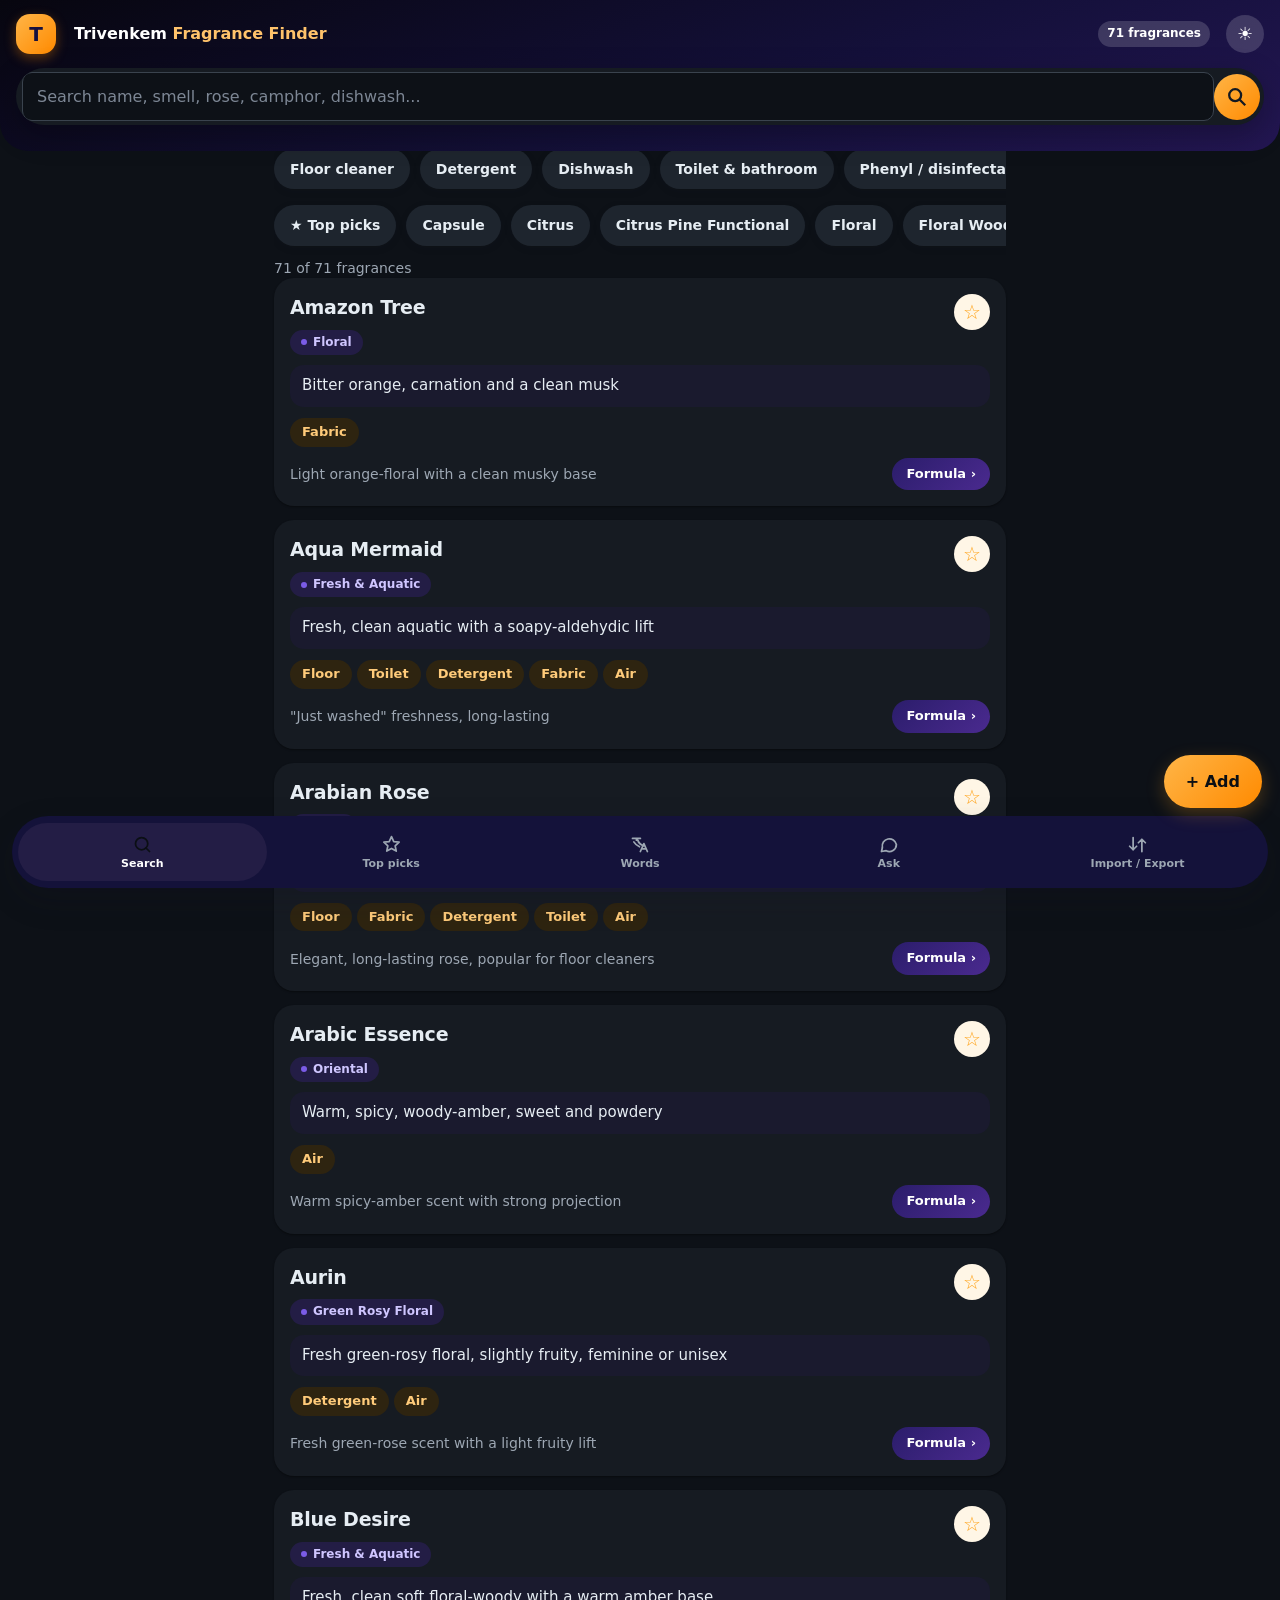
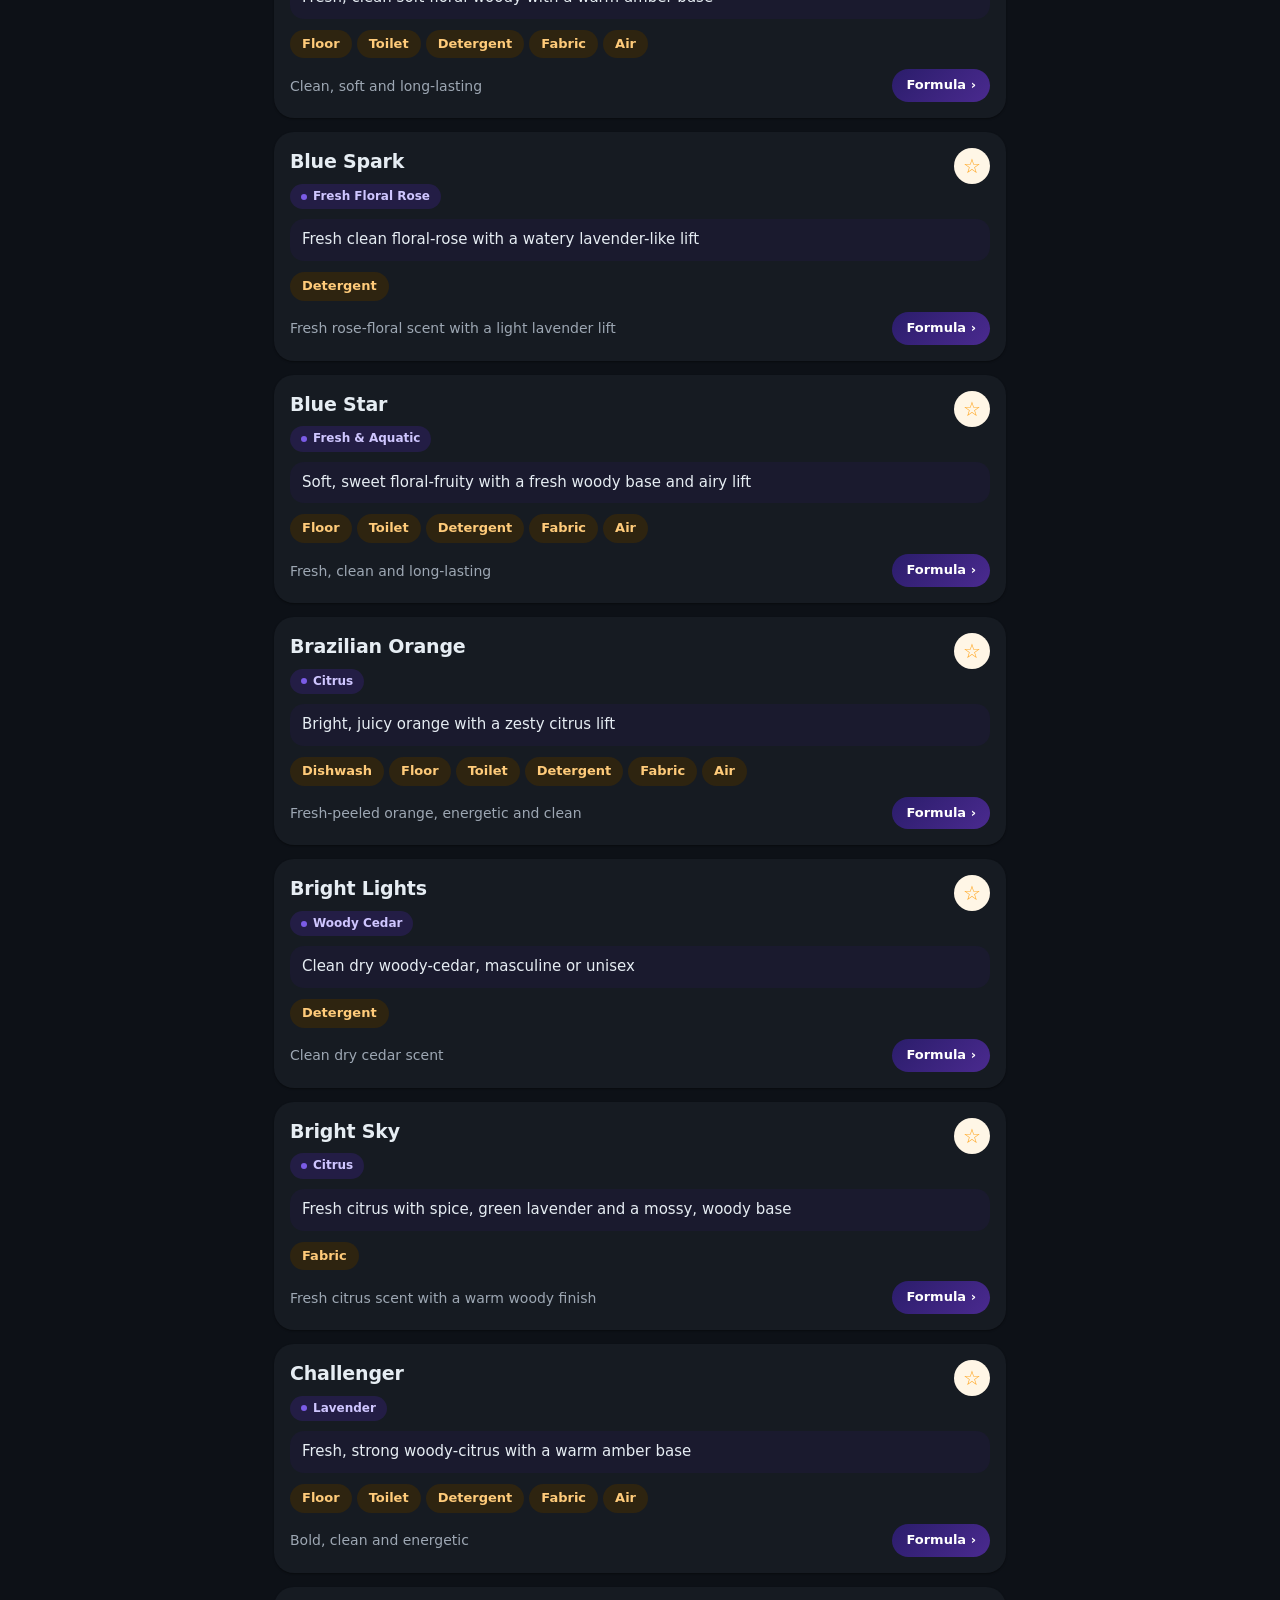
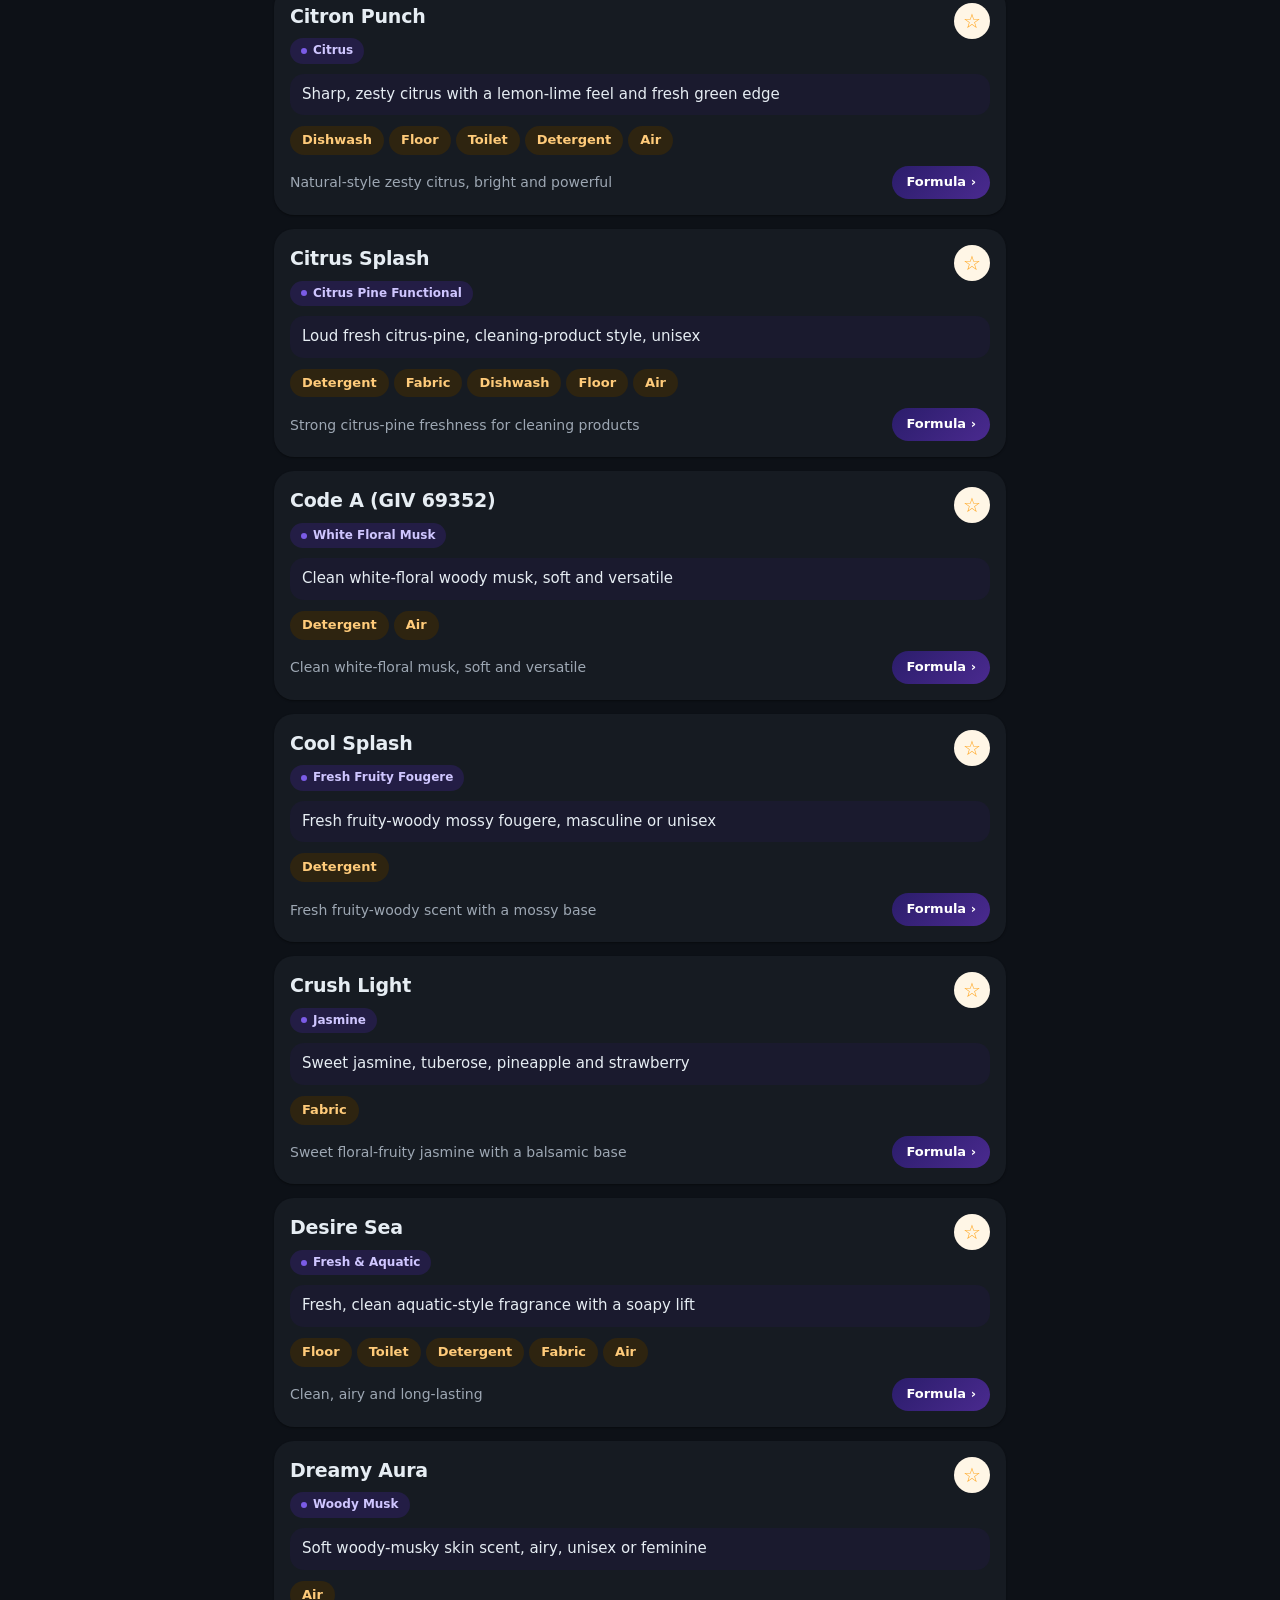
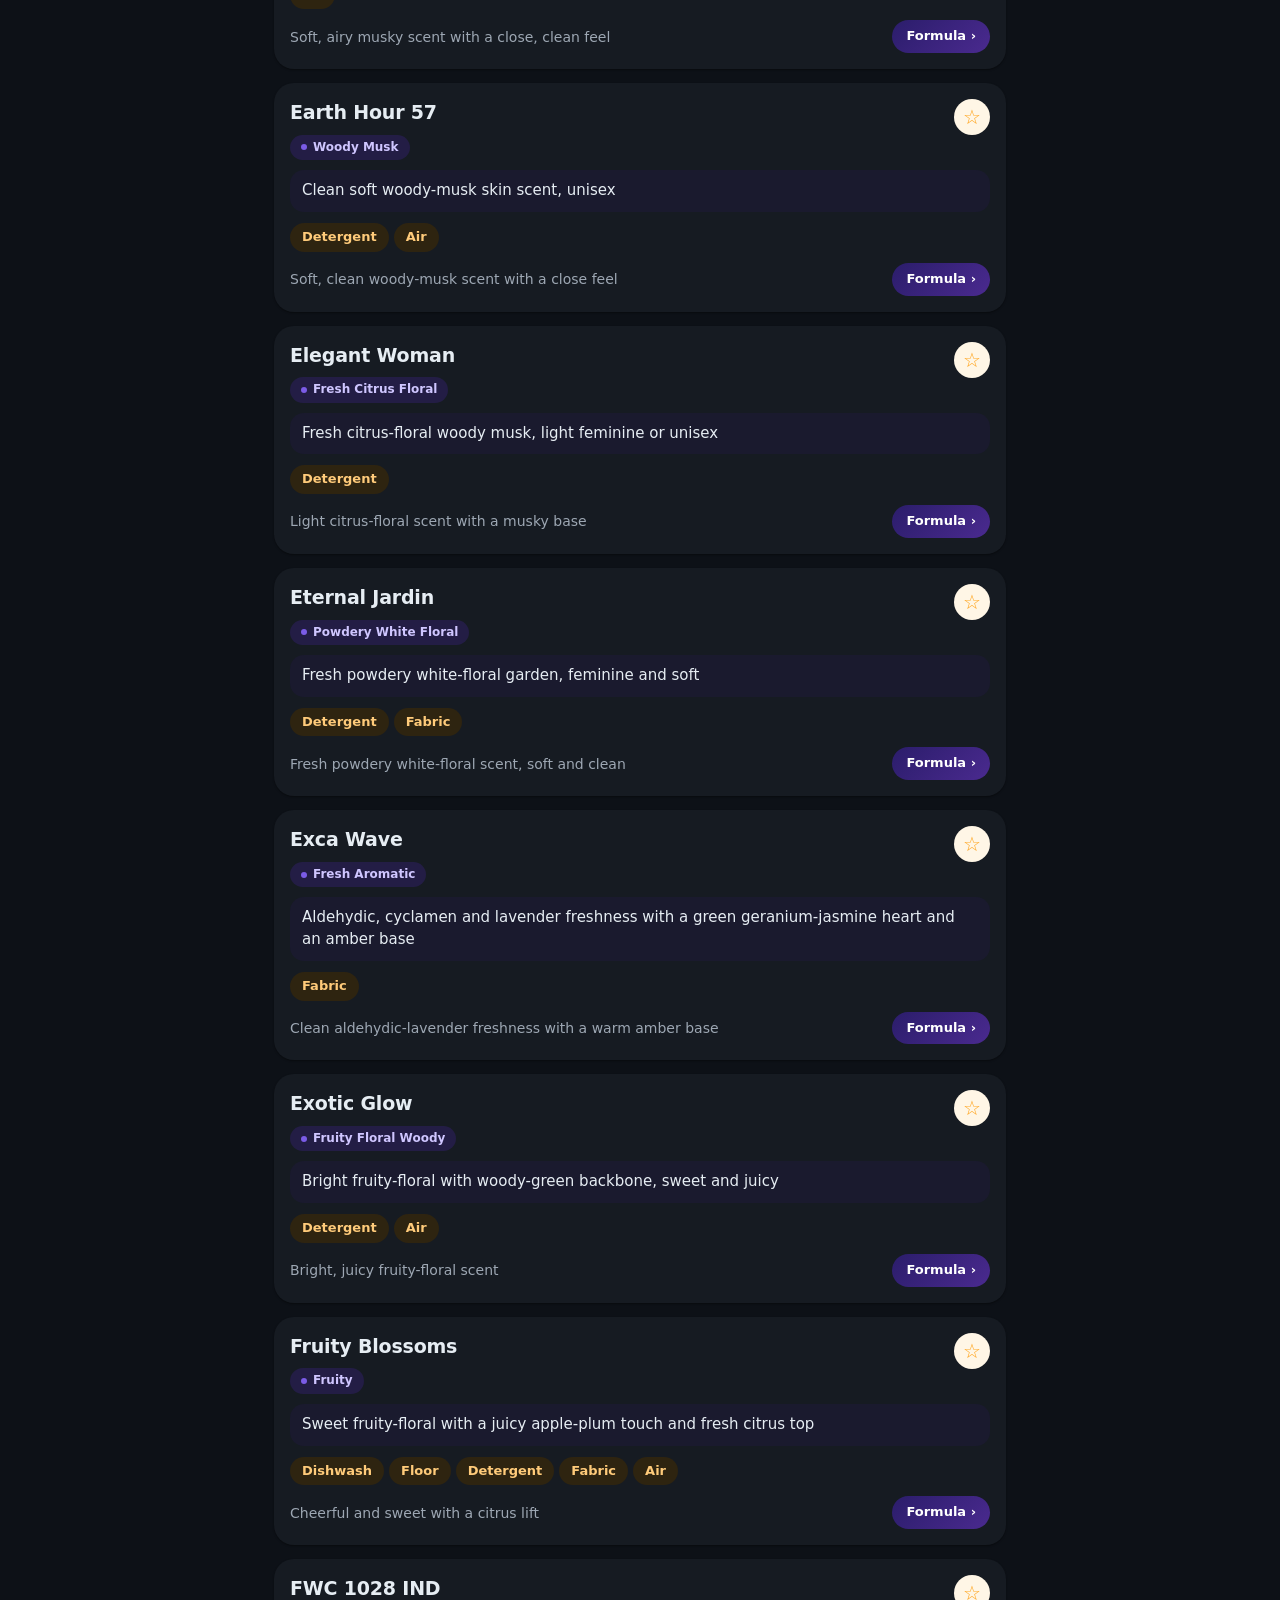
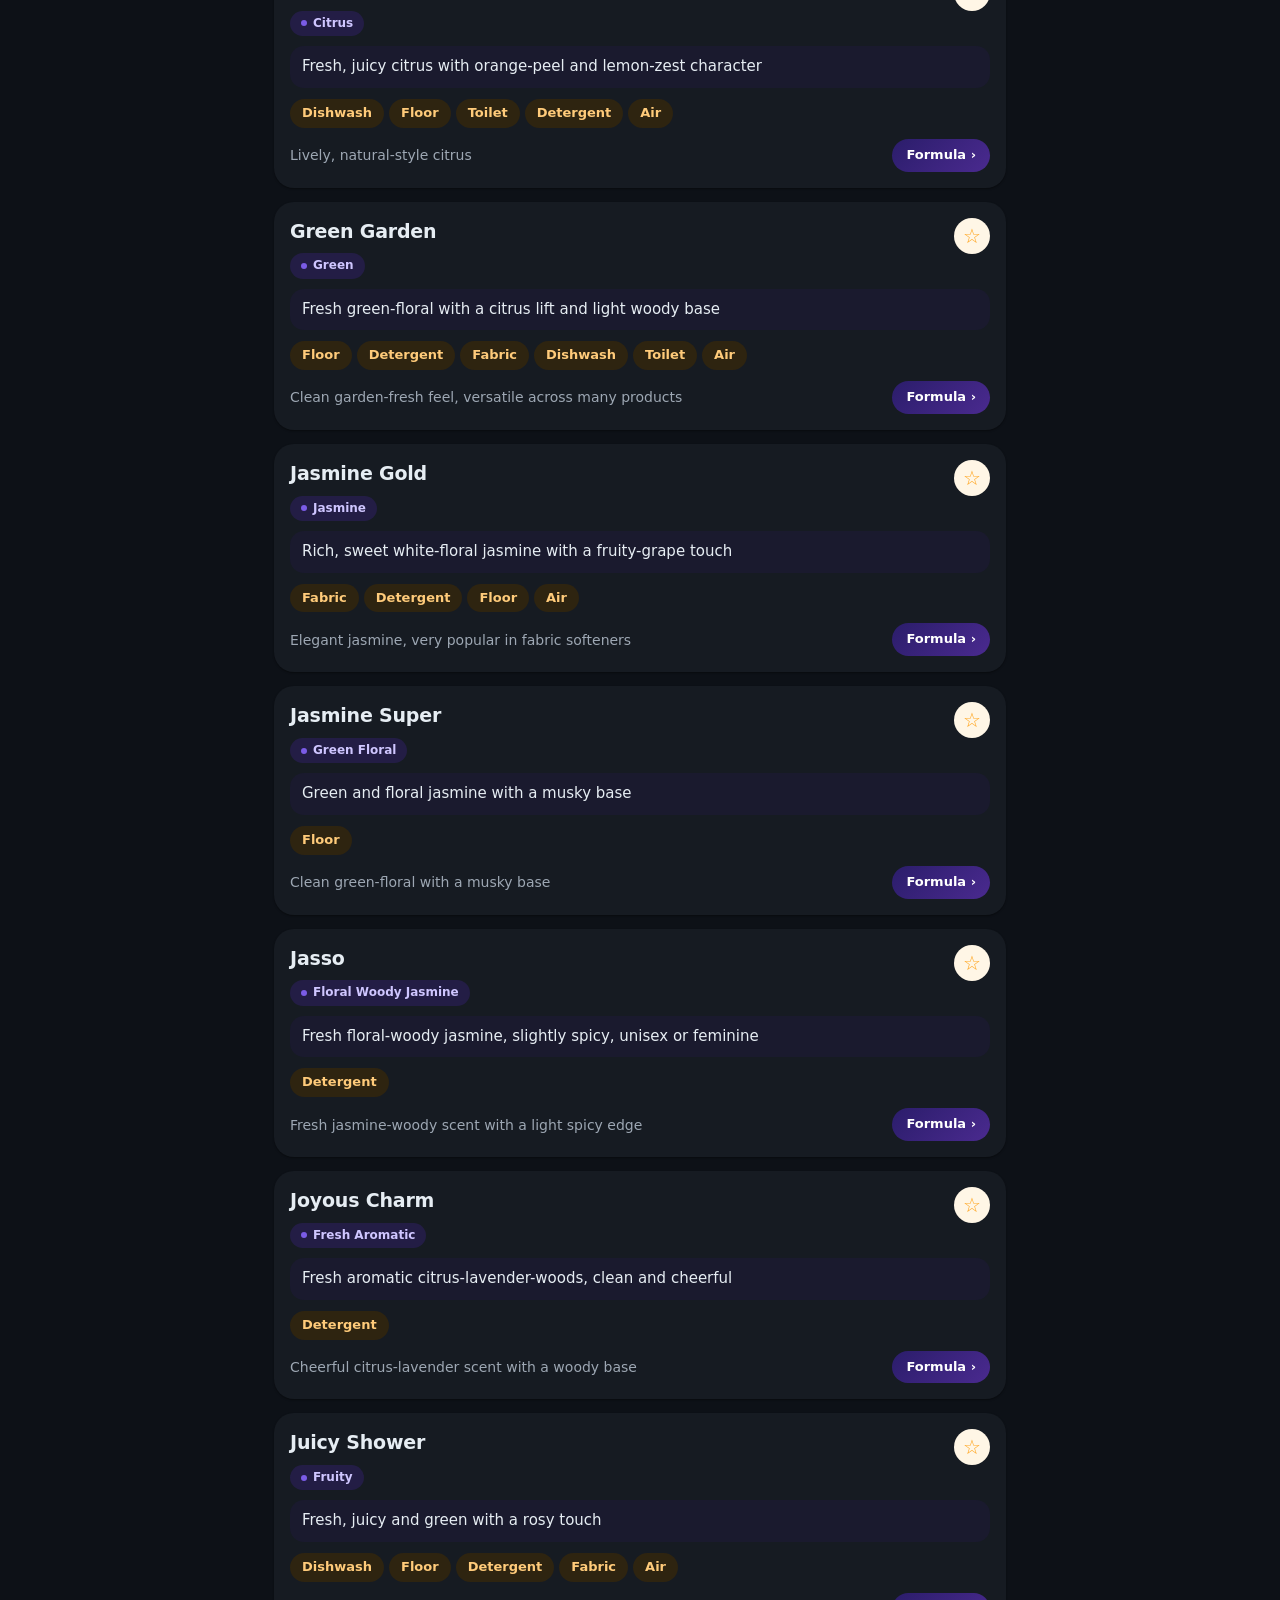
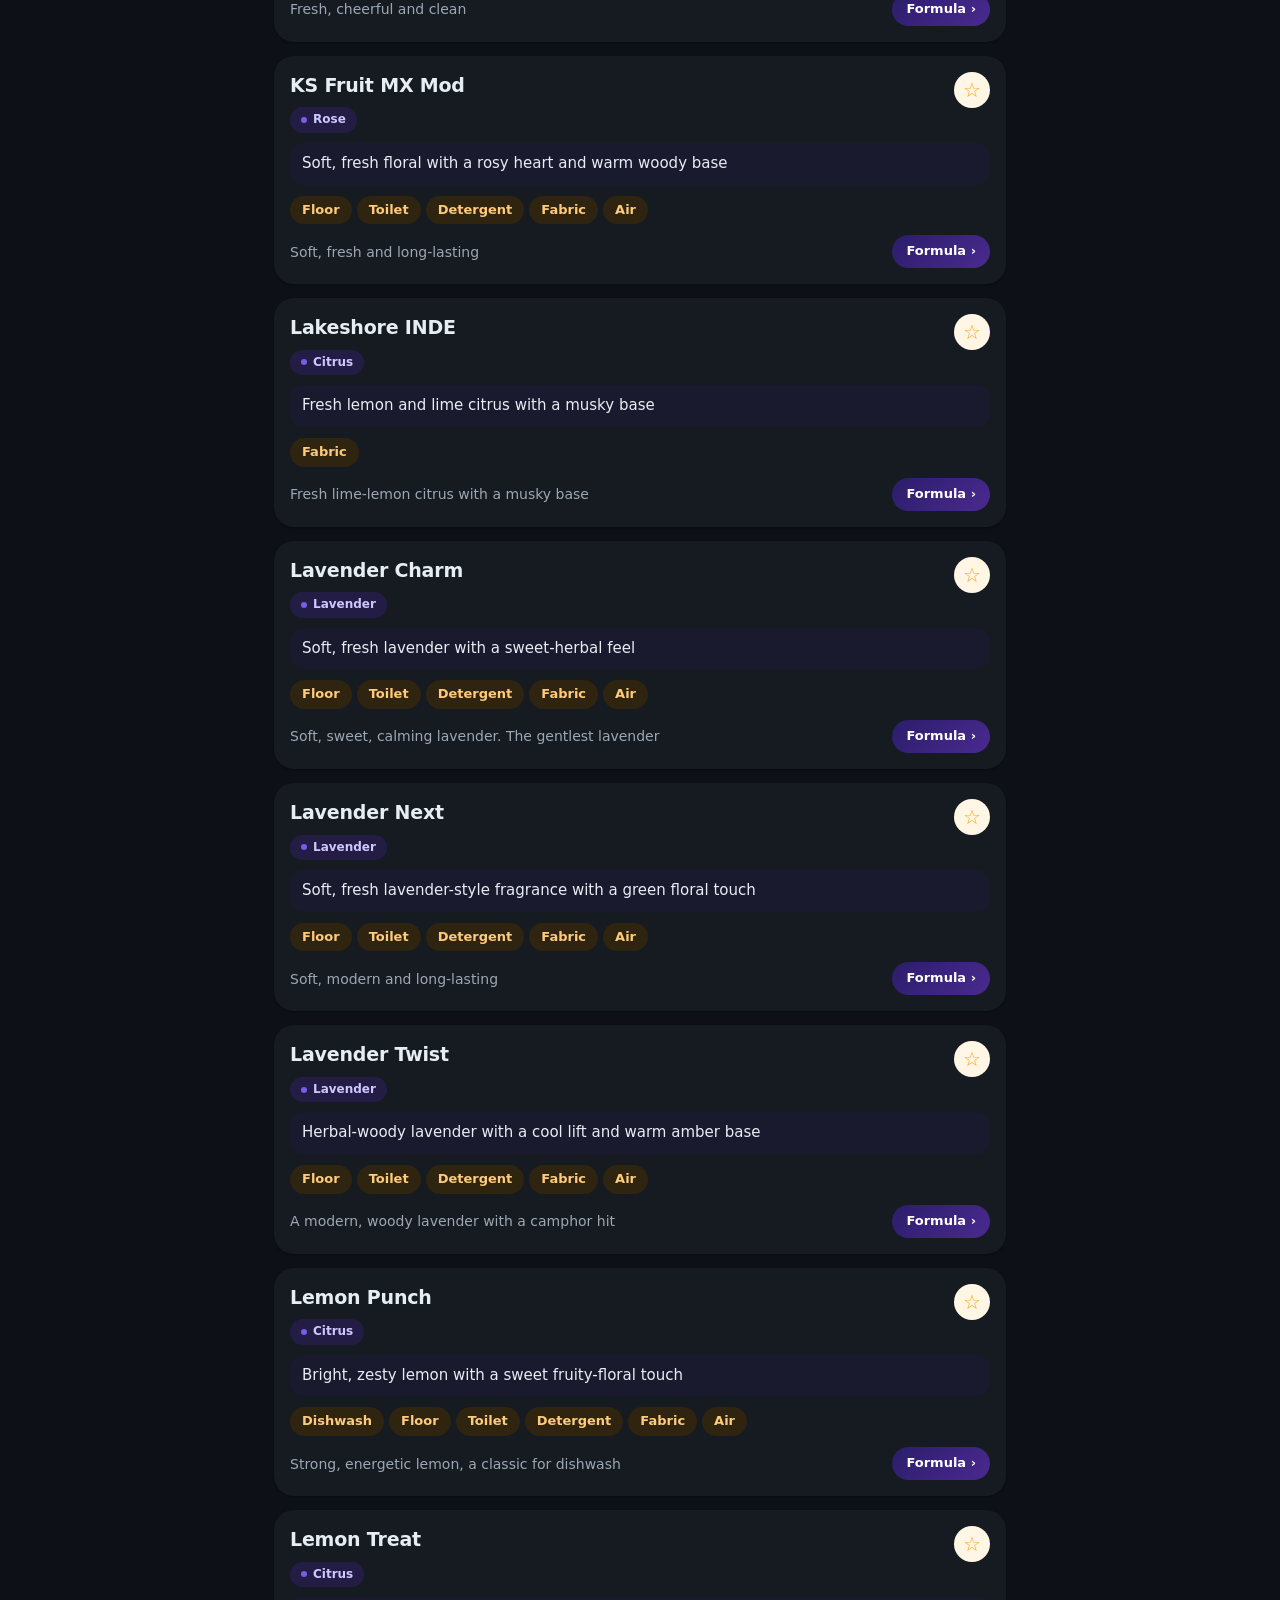
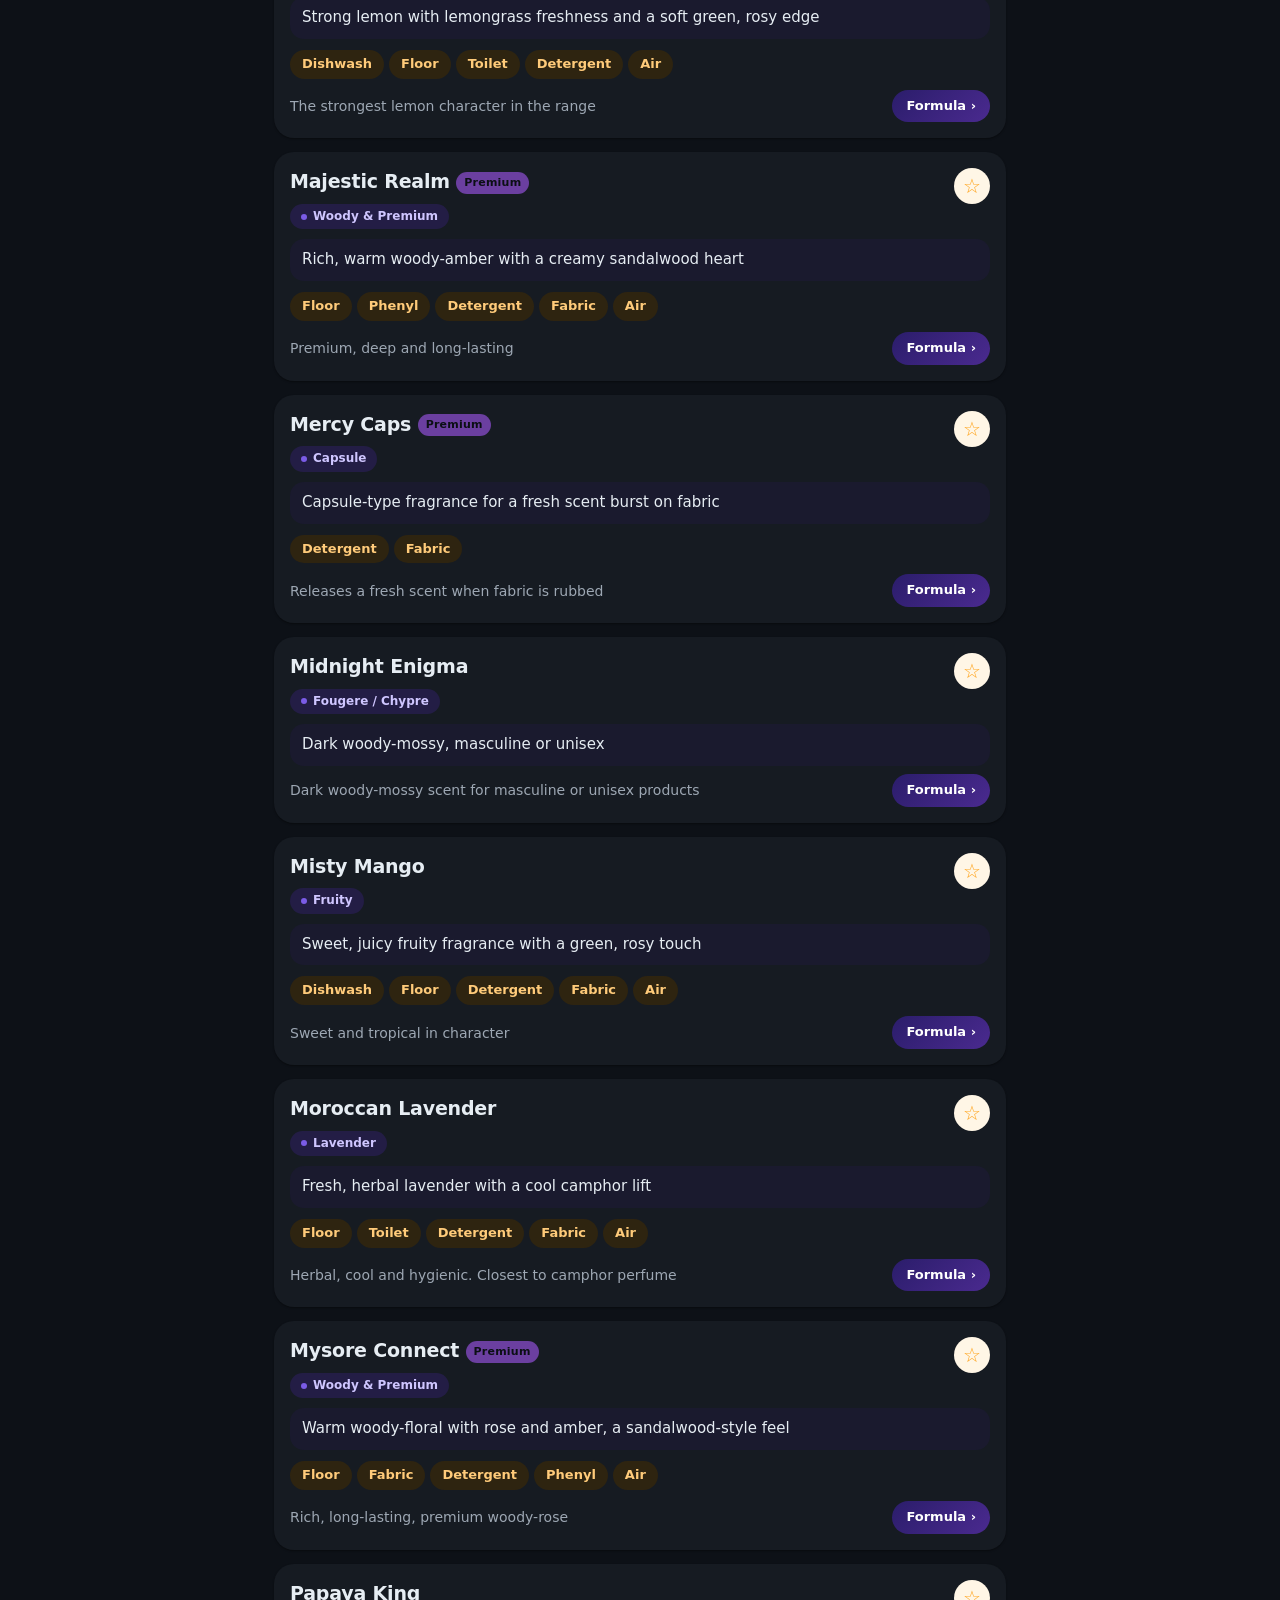
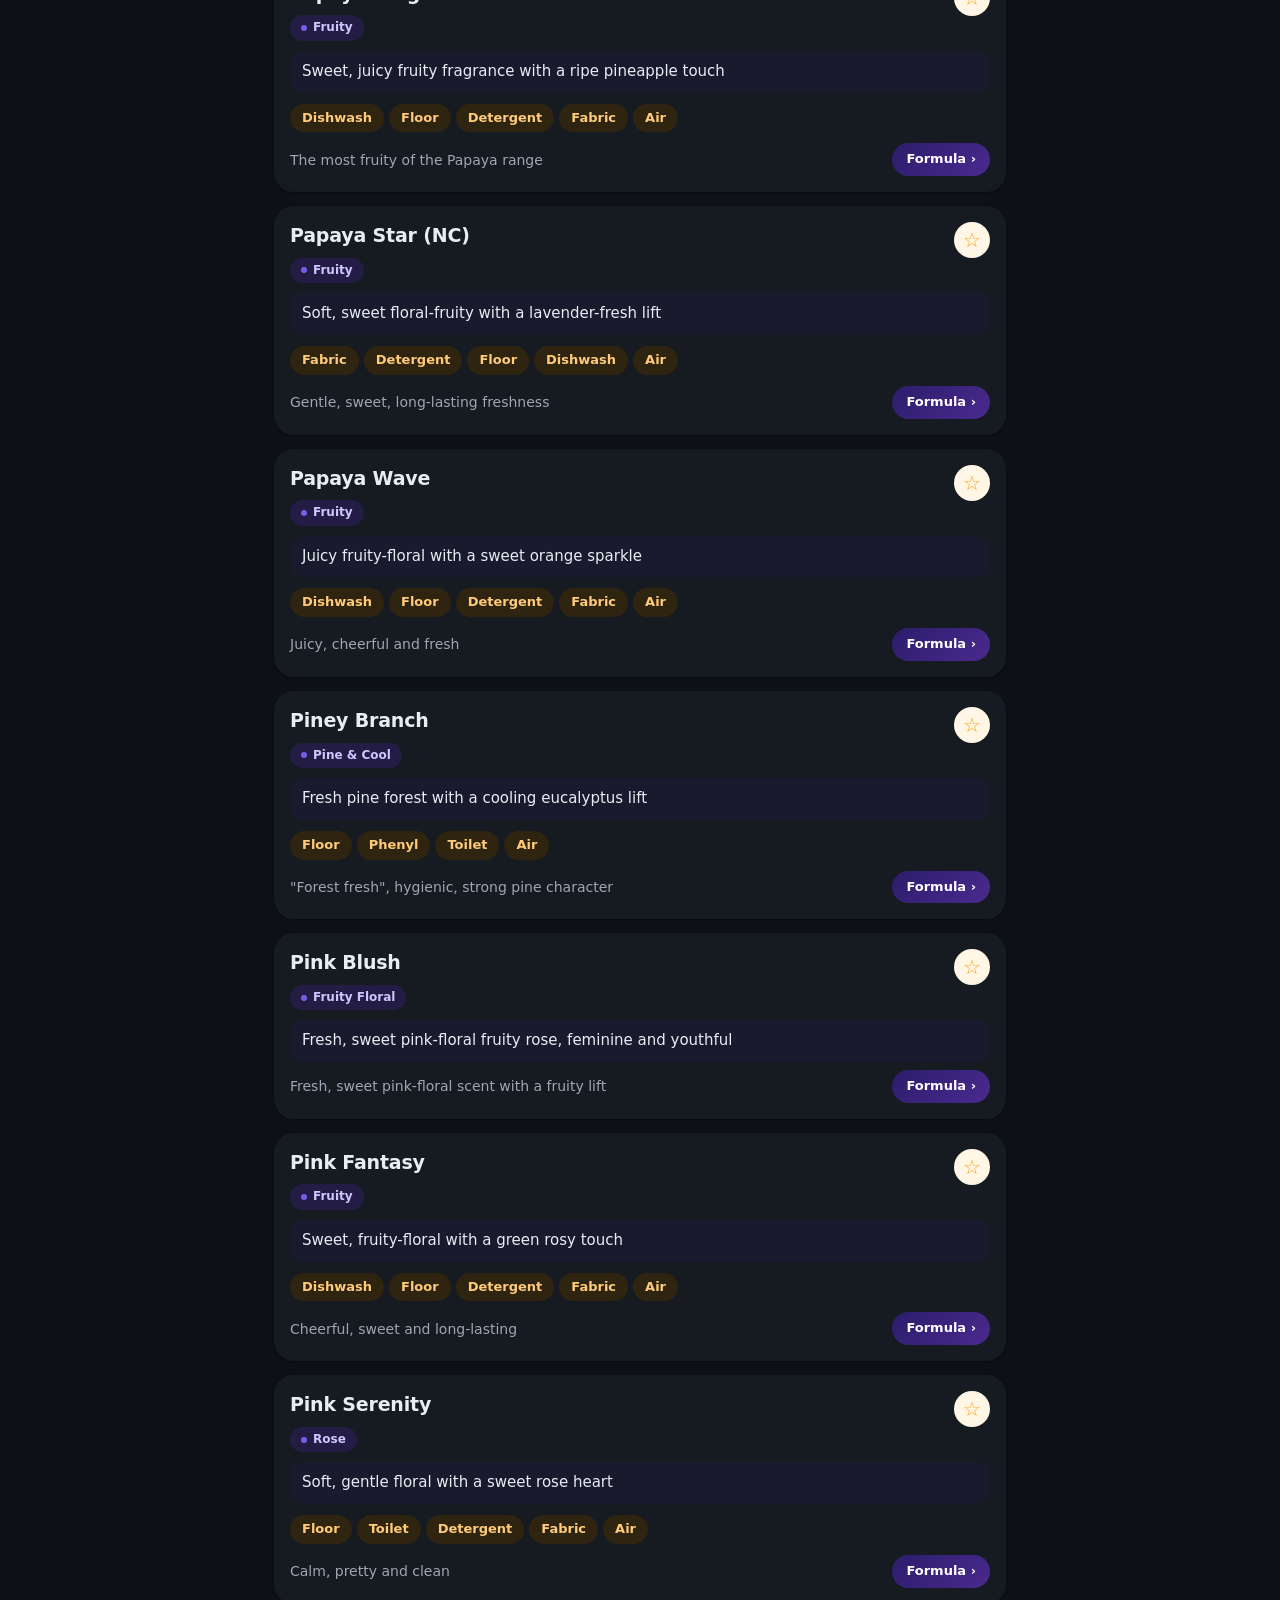
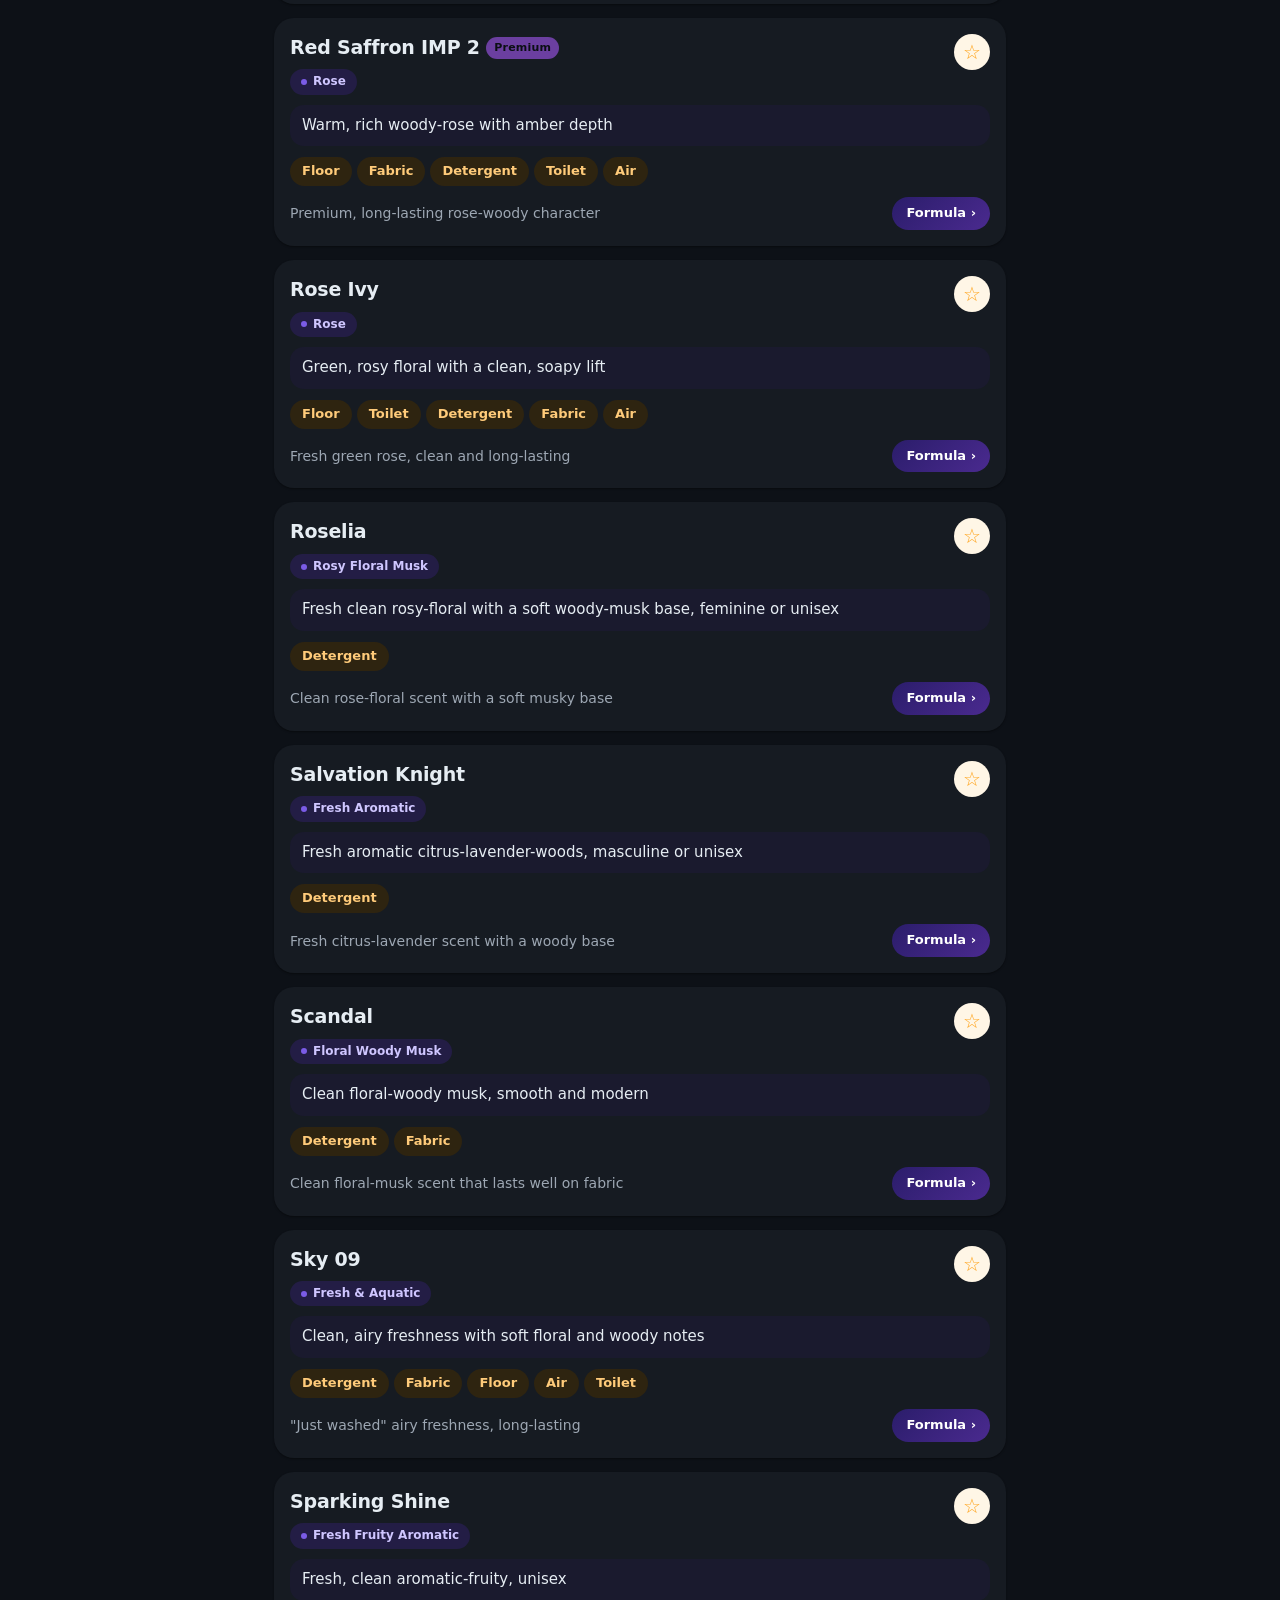
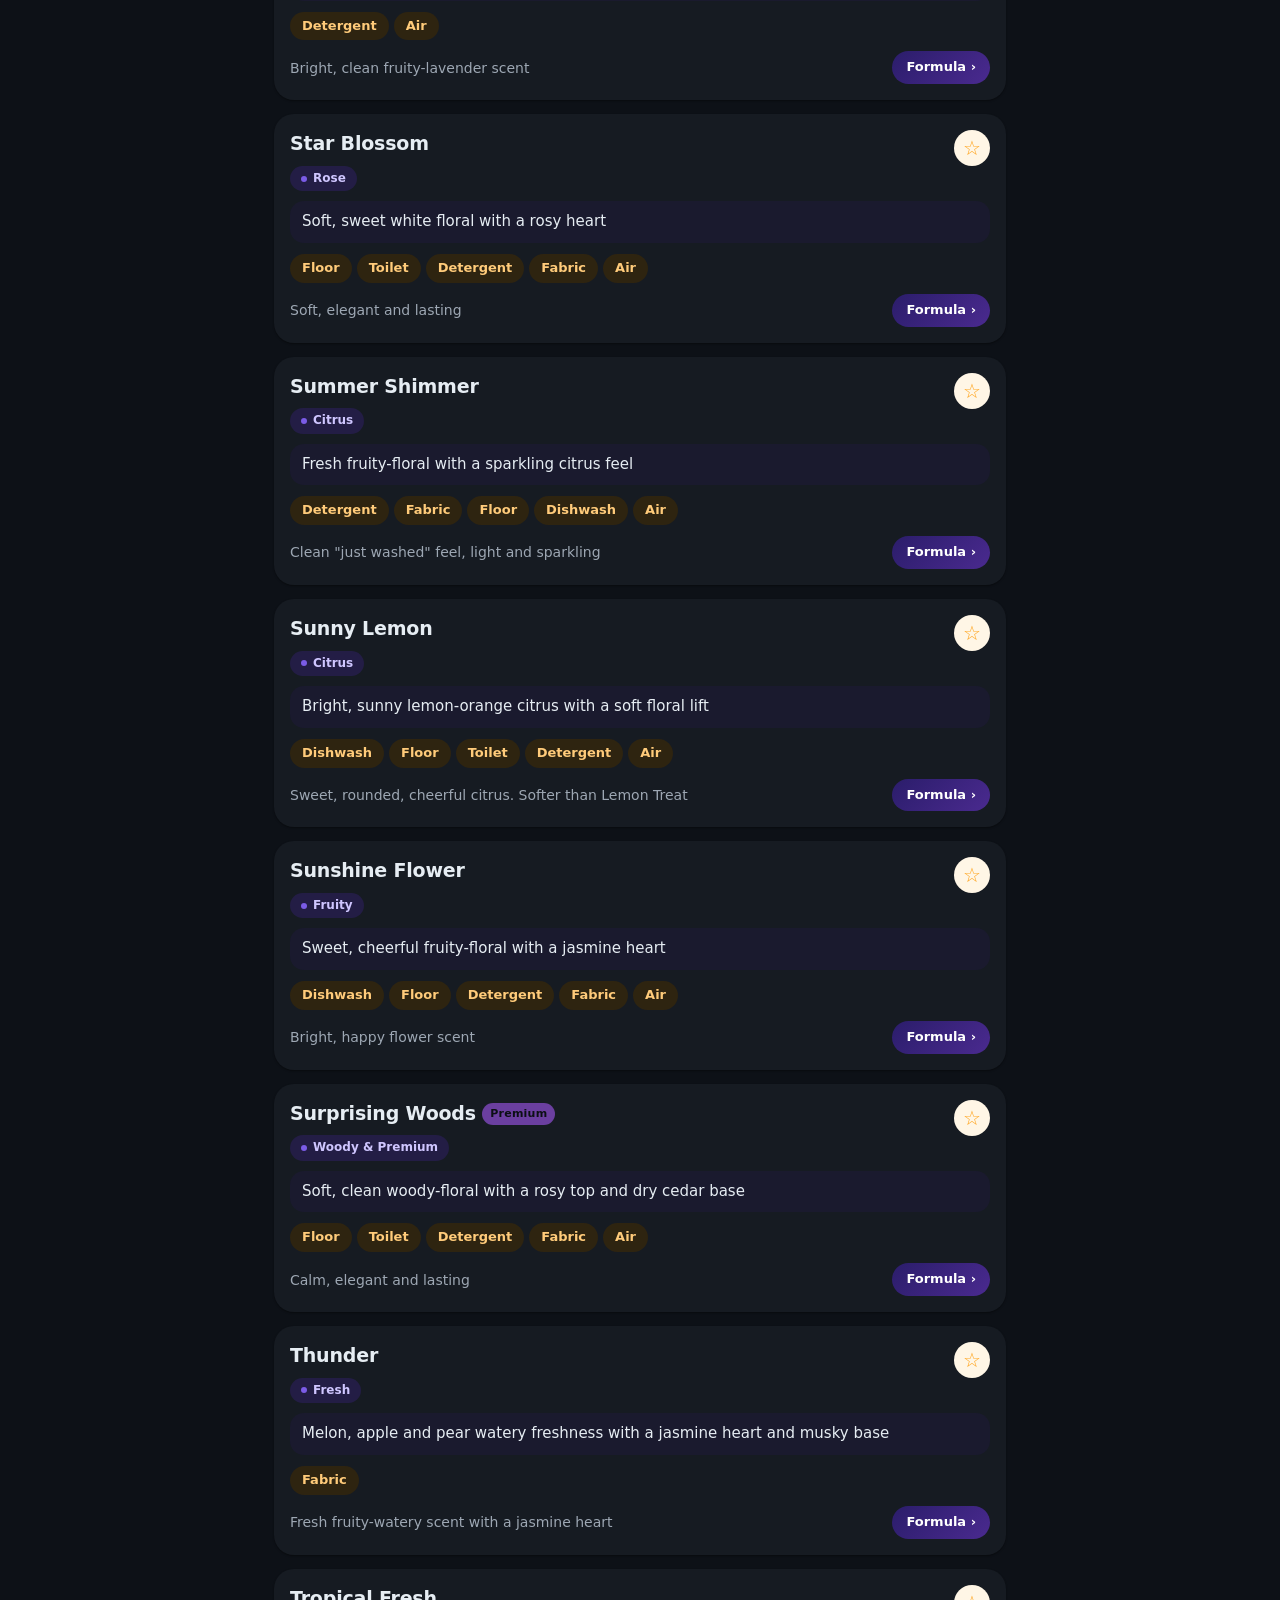
<file: index.html>
<!DOCTYPE html>
<html lang="en"><head><meta charset="utf-8">
<meta name="viewport" content="width=device-width,initial-scale=1,viewport-fit=cover">
<meta name="theme-color" content="#131921">
<title>Fragrance Finder - Trivenkem Agencies</title>
<link rel="manifest" href="manifest.json"><link rel="icon" href="icon-192.png"><link rel="apple-touch-icon" href="icon-192.png">
<script>(function(){var s=null;try{s=localStorage.getItem("trv_theme")}catch(e){}var d=s?s==="dark":(new Date().getHours()<7||new Date().getHours()>=19);document.documentElement.setAttribute("data-theme",d?"dark":"light")})()</script>
<link rel="stylesheet" href="style.css"></head>
<body>
<header>
 <div class="brand"><span class="logo">T</span><span class="ttl">Trivenkem <b>Fragrance Finder</b></span><small id="cnt"></small><button id="th" class="thbtn" aria-label="Switch light or dark" title="Light / dark">&#9790;</button></div>
 <div class="sb"><input id="q" type="search" placeholder="Search name, smell, rose, camphor, dishwash..." autocomplete="off" autocapitalize="off" spellcheck="false"><button class="x" id="clr" aria-label="Clear" hidden>&times;</button><button class="go" aria-label="Search"><svg width="22" height="22" viewBox="0 0 24 24" fill="none" stroke="#131921" stroke-width="2.5"><circle cx="10" cy="10" r="6.5"/><path d="M15 15l6 6"/></svg></button></div>
</header>
<nav id="nav"><a href="#/" data-t="home"><svg viewBox="0 0 24 24" width="22" height="22" fill="none" stroke="currentColor" stroke-width="2" stroke-linecap="round" stroke-linejoin="round" aria-hidden="true"><circle cx="11" cy="11" r="7"/><path d="M20 20l-4-4"/></svg><span>Search</span></a><a href="#/top" data-t="top"><svg viewBox="0 0 24 24" width="22" height="22" fill="none" stroke="currentColor" stroke-width="2" stroke-linecap="round" stroke-linejoin="round" aria-hidden="true"><path d="M12 3l2.6 5.6 6.1.7-4.5 4.2 1.2 6-5.4-3-5.4 3 1.2-6L3.3 9.3l6.1-.7z"/></svg><span>Top picks</span></a><a href="#/words" data-t="words"><svg viewBox="0 0 24 24" width="22" height="22" fill="none" stroke="currentColor" stroke-width="2" stroke-linecap="round" stroke-linejoin="round" aria-hidden="true"><path d="M4 5h9M8.5 5v2M5.5 9c1.6 2.6 3.6 4.4 6.5 5.6M10 7c.8 2.6 3 5 6.5 6.5"/><path d="M13 20l4-9 4 9M14.5 17h5"/></svg><span>Words</span></a><a href="#/ai" data-t="ai"><svg viewBox="0 0 24 24" width="22" height="22" fill="none" stroke="currentColor" stroke-width="2" stroke-linecap="round" stroke-linejoin="round" aria-hidden="true"><path d="M21 12a8 8 0 0 1-11.6 7.1L4 20l1-4.6A8 8 0 1 1 21 12z"/></svg><span>Ask</span></a><a href="#/tools" data-t="tools"><svg viewBox="0 0 24 24" width="22" height="22" fill="none" stroke="currentColor" stroke-width="2" stroke-linecap="round" stroke-linejoin="round" aria-hidden="true"><path d="M7 4v14M3 14l4 4 4-4M17 20V6M13 10l4-4 4 4"/></svg><span>Import / Export</span></a></nav>
<main id="app"></main>
<a class="fab" href="#/new" id="fab">+ Add</a>
<footer><a href="privacy.html">Privacy Policy</a> &middot; v22</footer>
<script src="data.js"></script><script src="coa-data.js"></script><script src="config.js"></script><script src="ai.js"></script><script src="app.js"></script>
<script>(function(){function f(){var h=document.querySelector("header");if(h)document.documentElement.style.setProperty("--hh",h.offsetHeight+"px")}f();addEventListener("resize",f);addEventListener("load",f)})()</script>
</body></html>
</file>
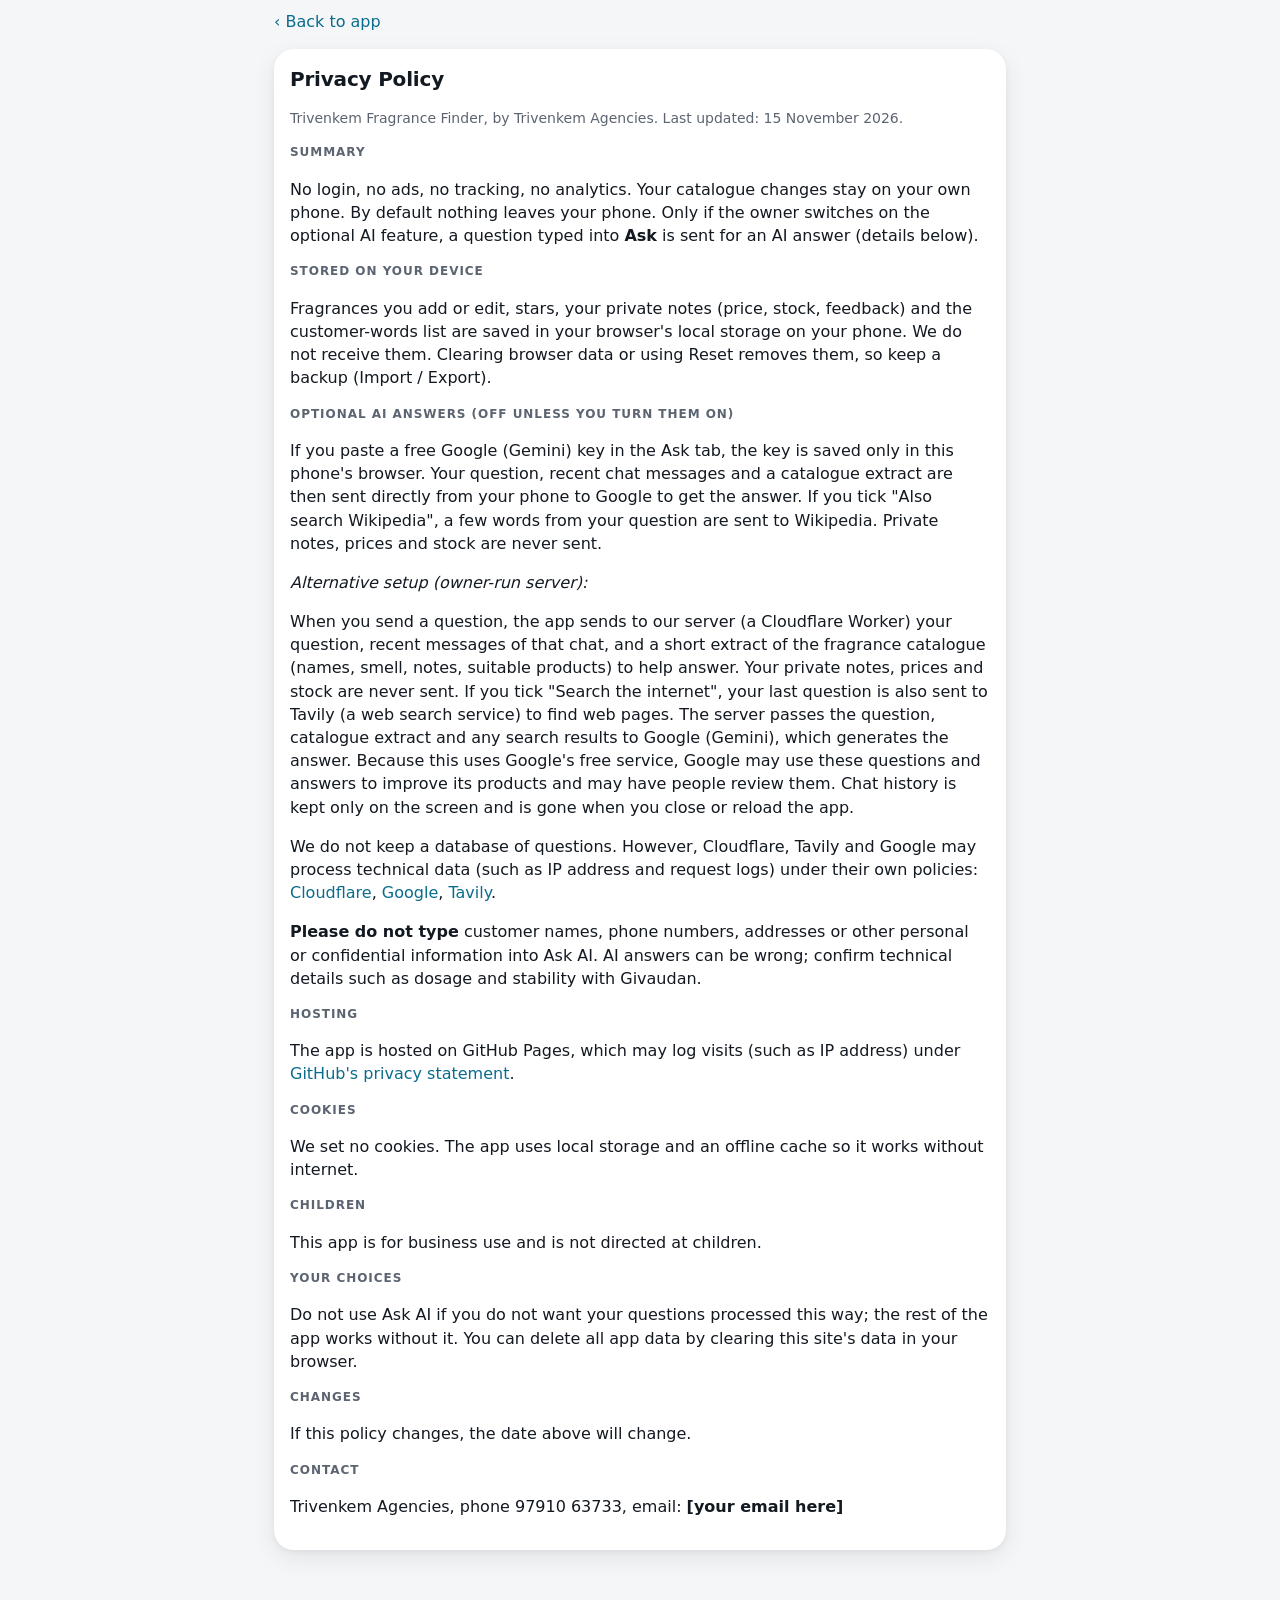
<file: privacy.html>
<!DOCTYPE html>
<html lang="en"><head><meta charset="utf-8"><meta name="viewport" content="width=device-width,initial-scale=1">
<title>Privacy Policy - Trivenkem Fragrance Finder</title><link rel="stylesheet" href="style.css"></head>
<body><main>
<p><a href="./">&lsaquo; Back to app</a></p>
<div class="card">
<h2>Privacy Policy</h2>
<p class="mut">Trivenkem Fragrance Finder, by Trivenkem Agencies. Last updated: 15 November 2026.</p>

<h4>Summary</h4>
<p>No login, no ads, no tracking, no analytics. Your catalogue changes stay on your own phone. By default nothing leaves your phone. Only if the owner switches on the optional AI feature, a question typed into <b>Ask</b> is sent for an AI answer (details below).</p>

<h4>Stored on your device</h4>
<p>Fragrances you add or edit, stars, your private notes (price, stock, feedback) and the customer-words list are saved in your browser's local storage on your phone. We do not receive them. Clearing browser data or using Reset removes them, so keep a backup (Import / Export).</p>

<h4>Optional AI answers (off unless you turn them on)</h4>
<p>If you paste a free Google (Gemini) key in the Ask tab, the key is saved only in this phone's browser. Your question, recent chat messages and a catalogue extract are then sent directly from your phone to Google to get the answer. If you tick "Also search Wikipedia", a few words from your question are sent to Wikipedia. Private notes, prices and stock are never sent.</p>
<p><i>Alternative setup (owner-run server):</i></p>
<p>When you send a question, the app sends to our server (a Cloudflare Worker) your question, recent messages of that chat, and a short extract of the fragrance catalogue (names, smell, notes, suitable products) to help answer. Your private notes, prices and stock are never sent. If you tick "Search the internet", your last question is also sent to Tavily (a web search service) to find web pages. The server passes the question, catalogue extract and any search results to Google (Gemini), which generates the answer. Because this uses Google's free service, Google may use these questions and answers to improve its products and may have people review them. Chat history is kept only on the screen and is gone when you close or reload the app.</p>
<p>We do not keep a database of questions. However, Cloudflare, Tavily and Google may process technical data (such as IP address and request logs) under their own policies: <a href="https://www.cloudflare.com/privacypolicy/" rel="noopener">Cloudflare</a>, <a href="https://policies.google.com/privacy" rel="noopener">Google</a>, <a href="https://www.tavily.com/privacy" rel="noopener">Tavily</a>.</p>
<p><b>Please do not type</b> customer names, phone numbers, addresses or other personal or confidential information into Ask AI. AI answers can be wrong; confirm technical details such as dosage and stability with Givaudan.</p>

<h4>Hosting</h4>
<p>The app is hosted on GitHub Pages, which may log visits (such as IP address) under <a href="https://docs.github.com/site-policy/privacy-policies/github-general-privacy-statement" rel="noopener">GitHub's privacy statement</a>.</p>

<h4>Cookies</h4>
<p>We set no cookies. The app uses local storage and an offline cache so it works without internet.</p>

<h4>Children</h4>
<p>This app is for business use and is not directed at children.</p>

<h4>Your choices</h4>
<p>Do not use Ask AI if you do not want your questions processed this way; the rest of the app works without it. You can delete all app data by clearing this site's data in your browser.</p>

<h4>Changes</h4>
<p>If this policy changes, the date above will change.</p>

<h4>Contact</h4>
<p>Trivenkem Agencies, phone 97910 63733, email: <b>[your email here]</b></p>
</div></main></body></html>
</file>
<file: style.css>
/* Trivenkem Fragrance Finder - modern theme (uses the same real app data) */
:root{--bg:#F5F6F7;--card:#fff;--ink:#131921;--mut:#5B6470;--navy:#131921;--navy2:#1F2A37;--o:#FFA41C;--o2:#E88B00;--y:#FFD814;--ok:#0B7A3B;--bad:#B3261E;--line:#E3E6EA;--tint:#FFF4E0;--r:12px;--shadow:0 1px 2px rgba(16,24,40,.06),0 2px 8px rgba(16,24,40,.06)}
*{box-sizing:border-box}
html{-webkit-text-size-adjust:100%}
body{margin:0;background:var(--bg);color:var(--ink);font:16px/1.45 Inter,system-ui,-apple-system,Segoe UI,Roboto,sans-serif;padding-bottom:150px}
a{color:#0A6C8C;text-decoration:none}
/* header */
header{background:var(--navy);padding:calc(10px + env(safe-area-inset-top)) 14px 12px;position:sticky;top:0;z-index:20;box-shadow:0 2px 10px rgba(0,0,0,.15)}
.brand{color:#fff;display:flex;justify-content:space-between;align-items:center;margin-bottom:10px;gap:8px}
.brand b{color:var(--o)}.brand small{color:#fff;background:rgba(255,255,255,.12);padding:4px 10px;border-radius:999px;font-size:13px;white-space:nowrap}
.sb{display:flex;background:#fff;border-radius:var(--r);overflow:hidden;position:relative;align-items:center}
.sb input{flex:1;border:0;padding:13px 14px;font:inherit;font-size:16px;min-width:0;outline:0;background:transparent}
.sb .x{border:0;background:none;font-size:24px;color:#8A93A0;padding:0 8px}
.sb .go{border:0;background:var(--o);width:52px;height:48px;display:flex;align-items:center;justify-content:center;margin:0;padding:0}
/* bottom tab bar */
nav{position:fixed;left:0;right:0;bottom:0;display:flex;background:#fff;border-top:1px solid var(--line);z-index:25;padding-bottom:env(safe-area-inset-bottom);box-shadow:0 -2px 10px rgba(16,24,40,.06)}
nav a{flex:1;text-align:center;color:var(--mut);padding:9px 2px 10px;font-size:11.5px;font-weight:600;line-height:1.2;min-height:58px;display:flex;flex-direction:column;justify-content:center;align-items:center}
nav a.on{color:var(--navy)}
nav a.on::before{content:"";display:block;width:28px;height:3px;border-radius:3px;background:var(--o);margin:0 auto 5px}
/* content */
main{padding:14px 14px 10px;max-width:760px;margin:0 auto}
.card{display:block;background:var(--card);border:0;border-radius:var(--r);padding:14px;margin:0 0 12px;color:inherit;box-shadow:var(--shadow)}
.card h2{margin:0 0 4px;font-size:20px;letter-spacing:-.01em}
.card h3{margin:0 0 4px;font-size:18px}
h4{margin:16px 0 6px;font-size:12px;color:var(--mut);text-transform:uppercase;letter-spacing:.08em;font-weight:700}
.mut{color:var(--mut);font-size:14px}
.row{display:flex;gap:8px;flex-wrap:wrap;align-items:center}
.tag{display:inline-block;background:var(--ok);color:#fff;font-size:11px;font-weight:700;padding:3px 8px;border-radius:999px;margin-right:6px;vertical-align:middle;letter-spacing:.02em}
.tag.p{background:#6B3FA0}
.chips{display:flex;gap:8px;overflow-x:auto;padding:2px 0 10px;scrollbar-width:none}
.chips::-webkit-scrollbar{display:none}
.chip{flex:none;border:1px solid var(--line);background:#fff;border-radius:999px;padding:8px 14px;font:inherit;font-size:14px;font-weight:600;color:var(--ink);box-shadow:var(--shadow)}
.chip.on{background:var(--navy);color:#fff;border-color:var(--navy)}
.ap{display:inline-block;background:#FDEBD0;border:0;border-radius:999px;padding:4px 10px;margin:3px 5px 3px 0;font-size:13px;color:#7A4300;font-weight:600}
.ap.ok{background:#E3F4EA;color:#0B5C2E}.ap.no{background:#FBE9E7;color:var(--bad)}
.star{border:0;background:none;font-size:28px;color:#B5BCC6;padding:0 4px;line-height:1}.star.on{color:var(--o)}
.big{background:var(--tint);border-left:4px solid var(--o);border-radius:8px;padding:10px 12px;margin:10px 0;font-weight:600}
.pyr{display:grid;gap:8px}.pyr div{background:#F7F8FA;border-radius:10px;padding:10px 12px}.pyr b{display:block;font-size:11px;color:var(--mut);letter-spacing:.06em;text-transform:uppercase}
.btn{display:inline-block;border:0;background:#EEF1F4;color:var(--ink);border-radius:999px;padding:12px 20px;font:inherit;font-weight:700;font-size:15px;min-height:44px;box-shadow:var(--shadow)}
.btn.y{background:var(--o);color:var(--navy)}
.btn.r{background:#fff;color:var(--bad);box-shadow:none;border:1px solid var(--bad)}
label{display:block;margin:12px 0 4px;font-size:14px;font-weight:700}
label.chk{display:inline-block;font-weight:500;margin:4px 14px 4px 0;font-size:14px}
input[type=text],input[type=search],select,textarea{width:100%;border:1px solid #CDD3DB;border-radius:10px;padding:12px;font:inherit;font-size:16px;background:#fff;color:var(--ink)}
input:focus,select:focus,textarea:focus{outline:2px solid var(--o);outline-offset:0}
textarea{min-height:96px}
/* floating add button, above the tab bar */
.fab{position:fixed;right:16px;bottom:calc(74px + env(safe-area-inset-bottom));background:var(--o);color:var(--navy);padding:14px 20px;border-radius:999px;font-weight:800;box-shadow:0 6px 18px rgba(255,164,28,.45);z-index:30;font-size:15px}
.toast{position:fixed;left:50%;bottom:150px;transform:translateX(-50%);background:var(--navy);color:#fff;padding:12px 18px;border-radius:12px;z-index:50;box-shadow:var(--shadow)}
footer{text-align:center;padding:10px 12px 4px;font-size:12px;color:var(--mut)}
footer a{color:var(--mut);text-decoration:underline}
/* AI chat */
.msg{max-width:92%;padding:12px 14px;border-radius:16px;margin:0 0 10px;word-wrap:break-word;font-size:15px}
.msg.u{background:var(--navy);color:#fff;margin-left:auto;border-bottom-right-radius:4px}
.msg.a{background:#fff;border:0;box-shadow:var(--shadow);border-bottom-left-radius:4px}
.msg.a p{margin:0 0 8px}.msg.a ul{margin:4px 0 8px;padding-left:20px}
.msg .src{font-size:13px;margin-top:8px;color:var(--mut)}.msg .src a{display:block;overflow:hidden;text-overflow:ellipsis;white-space:nowrap}
.msg.err{background:#FBE9E7}
.composer{position:fixed;left:0;right:0;bottom:calc(58px + env(safe-area-inset-bottom));background:linear-gradient(to top,var(--bg) 70%,rgba(245,246,247,0));padding:10px 14px 8px;z-index:24}
.composer .row{flex-wrap:nowrap}.composer input[type=text]{flex:1;border-radius:999px;padding:12px 16px;box-shadow:var(--shadow);border:0}
.composer .btn.y{padding:12px 18px}
.dots span{animation:b 1s infinite;display:inline-block}.dots span:nth-child(2){animation-delay:.2s}.dots span:nth-child(3){animation-delay:.4s}
@keyframes b{0%,60%,100%{opacity:.2}30%{opacity:1}}
/* Ask tab */
.info{background:#fff;border-radius:var(--r);padding:12px 14px;margin:0 0 12px;box-shadow:var(--shadow)}
.info-top{display:flex;flex-wrap:wrap;align-items:center;gap:4px 8px;font-size:14px}
.dot{width:9px;height:9px;border-radius:50%;background:#9AA3AE;display:inline-block}.dot.ok{background:var(--ok)}
.pv{margin-left:auto;font-size:13px;font-weight:700}
.info .chk{margin:8px 0 0}
.welcome{background:linear-gradient(135deg,var(--navy),var(--navy2));color:#fff;border-radius:16px;padding:18px;margin:0 0 12px}
.welcome .kicker{color:var(--o);font-size:11px;font-weight:800;letter-spacing:.14em;text-transform:uppercase}
.welcome h2{color:#fff;font-size:22px;margin:6px 0 6px}.welcome p{color:#D5DBE3;margin:0;font-size:15px}
.tip{background:var(--tint);border-radius:12px;padding:12px 14px;margin:0 0 12px;font-size:14px}
.sec-h{display:flex;justify-content:space-between;align-items:baseline;font-weight:800;font-size:12px;letter-spacing:.06em;text-transform:uppercase;margin:4px 0 4px}
.chips.qs{flex-wrap:wrap;overflow:visible}
.foot{margin-top:6px;font-size:12px}
#chat{padding-bottom:130px}
/* search results / list */
.item{display:block;background:#fff;border-radius:var(--r);padding:14px;margin:0 0 12px;box-shadow:var(--shadow)}

/* Stitch-style refinements */
.logo{width:36px;height:36px;border-radius:10px;background:var(--o);color:var(--navy);display:inline-flex;align-items:center;justify-content:center;font-weight:900;font-size:20px;flex:none;margin-right:10px}
.ttl{color:#fff;font-size:17px;font-weight:600;flex:1;min-width:0;display:flex;align-items:center}
.brand{justify-content:flex-start}.brand small{margin-left:auto}
.item h3{font-size:19px;margin:0 0 4px}
.fam{display:inline-flex;align-items:center;gap:6px;background:#EEF1F4;color:var(--ink);font-size:12px;font-weight:700;padding:3px 10px;border-radius:6px}
.fam i{width:6px;height:6px;border-radius:50%;background:var(--o);display:inline-block}
.smell{background:#F4F5F7;border-radius:10px;padding:10px 12px;margin-top:10px;font-size:15px}
.fl{color:var(--ink);font-weight:700;font-size:14px}
.item .star{font-size:26px;color:var(--o)}
nav a{gap:3px}nav a svg{color:inherit}
nav a span{display:block}
nav a.on svg{color:var(--navy)}
nav a.on::before{display:none}
nav a.on{box-shadow:inset 0 3px 0 var(--o)}
.fab{font-size:16px;padding:14px 22px}
.welcome .flask{width:48px;height:48px;border-radius:50%;background:rgba(255,164,28,.18);display:flex;align-items:center;justify-content:center;margin-bottom:10px;color:var(--o)}
.ttl{font-size:15px;white-space:nowrap;overflow:hidden;text-overflow:ellipsis;display:block}
.brand small{font-size:12px;padding:4px 9px}
/* Stitch detail, form and glossary */
.back{display:inline-block;margin:2px 0 10px;font-weight:700;color:var(--ink)}
.dhead{margin:0 0 10px}.dname{font-size:26px;margin:6px 0 0;letter-spacing:-.01em}
.big-star{font-size:30px;background:#fff;border-radius:50%;width:48px;height:48px;box-shadow:var(--shadow);display:flex;align-items:center;justify-content:center;padding:0}
.sec-t{font-size:12px;font-weight:800;letter-spacing:.07em;text-transform:uppercase;color:var(--mut);margin:0 0 8px;display:flex;align-items:center;gap:8px}
.smelltxt{font-size:17px;margin:0;line-height:1.5}
.note{background:#F4F5F7;border-radius:10px;padding:10px 12px;margin:0 0 8px}
.note b{display:block;font-size:11px;letter-spacing:.08em;color:var(--mut);margin-bottom:2px}
.note span{font-size:16px}
.pitch{background:var(--tint);border-radius:var(--r);padding:14px;margin:0 0 12px;border:1px solid #FFE0A3}
.pitch p{margin:0 0 10px;font-size:16px;line-height:1.5}
.pitch textarea{background:#fff;min-height:80px}
.warnc{border-left:4px solid var(--bad);color:var(--bad)}
.small{font-size:13px}
.dbtns{display:flex;flex-wrap:wrap;gap:8px;margin:12px 0 4px}
.fhead{background:var(--navy);color:#fff}.fhead .sec-t{color:var(--o)}.fhead .mut{color:#D5DBE3}
.pills{display:flex;flex-wrap:wrap;gap:8px}
.pill{display:inline-flex;align-items:center;gap:6px;border:1px solid var(--line);background:#fff;border-radius:999px;padding:8px 14px;font-size:14px;font-weight:600;margin:0;cursor:pointer;box-shadow:var(--shadow)}
.pill input{width:16px;height:16px;margin:0;accent-color:var(--o)}
.pill:has(input:checked){background:var(--tint);border-color:var(--o)}
.bar{position:fixed;left:0;right:0;bottom:calc(58px + env(safe-area-inset-bottom));background:#fff;border-top:1px solid var(--line);padding:10px 14px;display:flex;gap:10px;justify-content:space-between;z-index:26}
.bar .btn{flex:1;text-align:center}
.wcard{padding:12px 14px}.wword{font-size:17px}
.dhead .fam{margin-bottom:0}
.item .fam{margin-top:4px}
/* extra Stitch actions */
.tiles{display:grid;grid-template-columns:repeat(3,1fr);gap:8px;margin-top:14px}
.tile{border:0;background:rgba(255,255,255,.08);color:#fff;border-radius:12px;padding:12px 6px;font:inherit;font-size:13px;font-weight:700;min-height:64px}
.acts{display:flex;gap:8px;margin-top:10px;border-top:1px solid var(--line);padding-top:8px}
.btn.sm{padding:7px 12px;min-height:34px;font-size:13px}

/* ===== Theme: light by day, dark by night (or manual toggle) ===== */
.thbtn{border:0;background:rgba(255,255,255,.14);color:#fff;width:38px;height:38px;border-radius:50%;font-size:18px;flex:none;margin-left:8px;padding:0;display:flex;align-items:center;justify-content:center;line-height:1}
html[data-theme=dark]{--bg:#0D1117;--card:#161B22;--ink:#E6EDF3;--mut:#9DA7B3;--navy:#0B0F14;--navy2:#1B2430;--line:#2B333D;--tint:#2A2116;--shadow:0 1px 2px rgba(0,0,0,.4)}
html[data-theme=dark] body{color:var(--ink)}
html[data-theme=dark] a{color:#7FD1EC}
html[data-theme=dark] nav{background:#0B0F14;border-top-color:#2B333D}
html[data-theme=dark] nav a{color:#9DA7B3}
html[data-theme=dark] nav a.on{color:#fff}
html[data-theme=dark] .sb{background:#161B22}
html[data-theme=dark] .sb input{color:#E6EDF3}
html[data-theme=dark] .sb input::placeholder{color:#7D8795}
html[data-theme=dark] .chip,html[data-theme=dark] .pill{background:#1E252E;color:#E6EDF3;border-color:#2B333D}
html[data-theme=dark] .chip.on{background:#E6EDF3;color:#0B0F14;border-color:#E6EDF3}
html[data-theme=dark] .item,html[data-theme=dark] .card,html[data-theme=dark] .info,html[data-theme=dark] .msg.a{background:var(--card);color:var(--ink)}
html[data-theme=dark] .smell,html[data-theme=dark] .note,html[data-theme=dark] .pyr div,html[data-theme=dark] .wcard .x{background:#1E252E}
html[data-theme=dark] .fam{background:#222B36;color:#E6EDF3}
html[data-theme=dark] .ap{background:#2A2116;color:#FFCB7A}
html[data-theme=dark] .ap.ok{background:#12301F;color:#8FE3B5}
html[data-theme=dark] .ap.no{background:#3A1A16;color:#FFB4A9}
html[data-theme=dark] .tip,html[data-theme=dark] .pitch{background:#2A2116;border-color:#4A3A1C;color:var(--ink)}
html[data-theme=dark] .pitch textarea,html[data-theme=dark] input[type=text],html[data-theme=dark] input[type=search],html[data-theme=dark] input[type=date],html[data-theme=dark] select,html[data-theme=dark] textarea{background:#0D1117;color:#E6EDF3;border-color:#3A434E}
html[data-theme=dark] input::placeholder,html[data-theme=dark] textarea::placeholder{color:#7D8795}
html[data-theme=dark] .btn{background:#222B36;color:#E6EDF3}
html[data-theme=dark] .btn.y{background:var(--o);color:#0B0F14}
html[data-theme=dark] .btn.r{background:#0D1117;color:#FF9C8F;border-color:#FF9C8F}
html[data-theme=dark] .bar{background:#0B0F14;border-top-color:#2B333D}
html[data-theme=dark] .composer{background:linear-gradient(to top,var(--bg) 70%,rgba(13,17,23,0))}
html[data-theme=dark] .composer input[type=text]{background:#161B22;color:#E6EDF3}
html[data-theme=dark] .msg.u{background:#2B3645}
html[data-theme=dark] .msg.err{background:#3A1A16}
html[data-theme=dark] .welcome{background:linear-gradient(135deg,#0B0F14,#1B2430)}
html[data-theme=dark] .big{background:#2A2116;color:var(--ink)}
html[data-theme=dark] .star{color:#5A6470}
html[data-theme=dark] .star.on,html[data-theme=dark] .item .star{color:var(--o)}
html[data-theme=dark] .toast{background:#E6EDF3;color:#0B0F14}
html[data-theme=dark] footer a{color:var(--mut)}
html[data-theme=dark] .fab{box-shadow:0 6px 18px rgba(255,164,28,.25)}
html[data-theme=dark] .dot{background:#5A6470}
html[data-theme=dark] .tile{background:rgba(255,255,255,.08)}
html[data-theme=dark] .fhead{background:#0B0F14}
html[data-theme=dark] .tag{color:#0B0F14}
html[data-theme=dark] .big-star{background:#161B22}
html[data-theme=dark] .fab{color:#0B0F14}

/* ===== Modern redesign (Tata Neu style): gradient header, floating search, soft cards, pill nav ===== */
:root{--r:20px;--shadow:0 2px 6px rgba(20,24,40,.05),0 8px 24px rgba(20,24,40,.08);--grad:linear-gradient(160deg,#16103F 0%,#2B1D6B 55%,#4A2A8F 100%)}
html[data-theme=dark]{--grad:linear-gradient(160deg,#07060F 0%,#14103A 60%,#231652 100%)}
body{background:var(--bg);padding-bottom:170px;font-family:Inter,system-ui,-apple-system,Segoe UI,Roboto,sans-serif}
header{background:var(--grad);padding:calc(14px + env(safe-area-inset-top)) 16px 26px;box-shadow:none;border-radius:0 0 28px 28px}
.brand{margin-bottom:14px}
.logo{width:40px;height:40px;border-radius:14px;background:linear-gradient(135deg,#FFB547,#FF8A00);color:#16103F;box-shadow:0 4px 12px rgba(255,138,0,.35)}
.ttl{font-size:16px;color:#fff;font-weight:600}
.ttl b{color:#FFC36B;font-weight:800}
.brand small{background:rgba(255,255,255,.16);color:#fff;border-radius:999px;font-weight:600}
.thbtn{background:rgba(255,255,255,.16)}
.sb{border-radius:999px;box-shadow:0 10px 30px rgba(0,0,0,.25);padding:4px 4px 4px 6px}
.sb input{padding:12px 12px 12px 14px}
.sb .go{border-radius:999px;width:46px;height:46px;background:linear-gradient(135deg,#FFB547,#FF8A00)}
main{padding:0 14px 10px;margin-top:-6px}
.chips{padding:4px 0 12px;gap:10px}
.chip{border:0;border-radius:999px;background:#fff;box-shadow:0 2px 8px rgba(20,24,40,.08);padding:10px 16px;font-size:14px;color:#1F2433}
.chip.on{background:linear-gradient(135deg,#2B1D6B,#4A2A8F);color:#fff;box-shadow:0 6px 16px rgba(43,29,107,.35)}
.card,.item{border-radius:var(--r);box-shadow:var(--shadow);padding:16px;margin:0 0 14px;border:0}
.item h3{font-size:19px;font-weight:800;letter-spacing:-.01em}
.fam{background:#F1EEFB;color:#2B1D6B;border-radius:999px;padding:4px 11px}
.fam i{background:#7B5CE6}
html[data-theme=dark] .fam{background:#231D45;color:#CFC6FF}
.smell{background:#F6F5FB;border-radius:14px;font-size:15px;color:#2A2F3F}
html[data-theme=dark] .smell{background:#1A1A2E}
.ap{background:#FFF1DA;color:#8A4B00;border-radius:999px;font-weight:700;padding:5px 12px}
html[data-theme=dark] .ap{background:#2E2410;color:#FFCB7A}
.item .star{width:36px;height:36px;border-radius:50%;background:#FFF6E6;display:flex;align-items:center;justify-content:center;font-size:20px;color:#FF8A00;padding:0}
.fl{background:linear-gradient(135deg,#2B1D6B,#4A2A8F);color:#fff;border-radius:999px;padding:7px 14px;font-size:13px;font-weight:700}
.btn{border-radius:999px;padding:13px 22px;font-weight:700;background:#F1EEFB;color:#2B1D6B;box-shadow:none}
.btn.y{background:linear-gradient(135deg,#FFB547,#FF8A00);color:#16103F;box-shadow:0 8px 18px rgba(255,138,0,.3)}
html[data-theme=dark] .btn{background:#231D45;color:#E6E1FF}
html[data-theme=dark] .btn.y{color:#16103F}
.fab{right:18px;bottom:calc(92px + env(safe-area-inset-bottom));border-radius:999px;background:linear-gradient(135deg,#FFB547,#FF8A00);color:#16103F;padding:15px 22px;box-shadow:0 12px 26px rgba(255,138,0,.4);font-weight:800}
nav{left:12px;right:12px;bottom:calc(12px + env(safe-area-inset-bottom));border-radius:999px;border:0;background:#fff;box-shadow:0 12px 32px rgba(20,24,40,.18);padding:6px;height:72px;align-items:center}
html[data-theme=dark] nav{background:#14123A}
nav a{border-radius:999px;min-height:58px;color:#7A7F92;font-size:11px;padding:6px 2px;gap:2px}
nav a svg{width:21px;height:21px}
nav a.on{background:#F1EEFB;color:#2B1D6B}
html[data-theme=dark] nav a.on{background:#231D45;color:#fff}
nav a.on::before,nav a.on{box-shadow:none}
nav a.on::before{display:none}
nav a.on{box-shadow:none}
.composer{bottom:calc(92px + env(safe-area-inset-bottom));background:none}
.composer input[type=text]{border-radius:999px;box-shadow:0 8px 24px rgba(20,24,40,.12)}
.welcome{background:var(--grad);border-radius:24px;padding:20px;box-shadow:0 12px 28px rgba(43,29,107,.3)}
.tip{border-radius:18px;background:#FFF6E6}
.msg.a,.msg.u{border-radius:20px;box-shadow:var(--shadow)}
.msg.u{background:linear-gradient(135deg,#2B1D6B,#4A2A8F)}
.note{border-radius:16px}
.bar{left:12px;right:12px;bottom:calc(92px + env(safe-area-inset-bottom));border-radius:22px;border:0;box-shadow:0 10px 30px rgba(20,24,40,.18)}
.pitch{border-radius:22px;background:linear-gradient(160deg,#FFF6E6,#FFE9C2);border:0}
html[data-theme=dark] .pitch{background:linear-gradient(160deg,#2A2116,#3A2C14)}
.tag{border-radius:999px;background:#2E9E6A}
.toast{border-radius:999px;bottom:150px}
.sec-t{font-size:13px;font-weight:800;color:#2B1D6B;letter-spacing:.04em}
html[data-theme=dark] .sec-t{color:#CFC6FF}
footer{padding-bottom:20px}
html[data-theme=dark] .smell{color:#E6EDF3}
</file>
